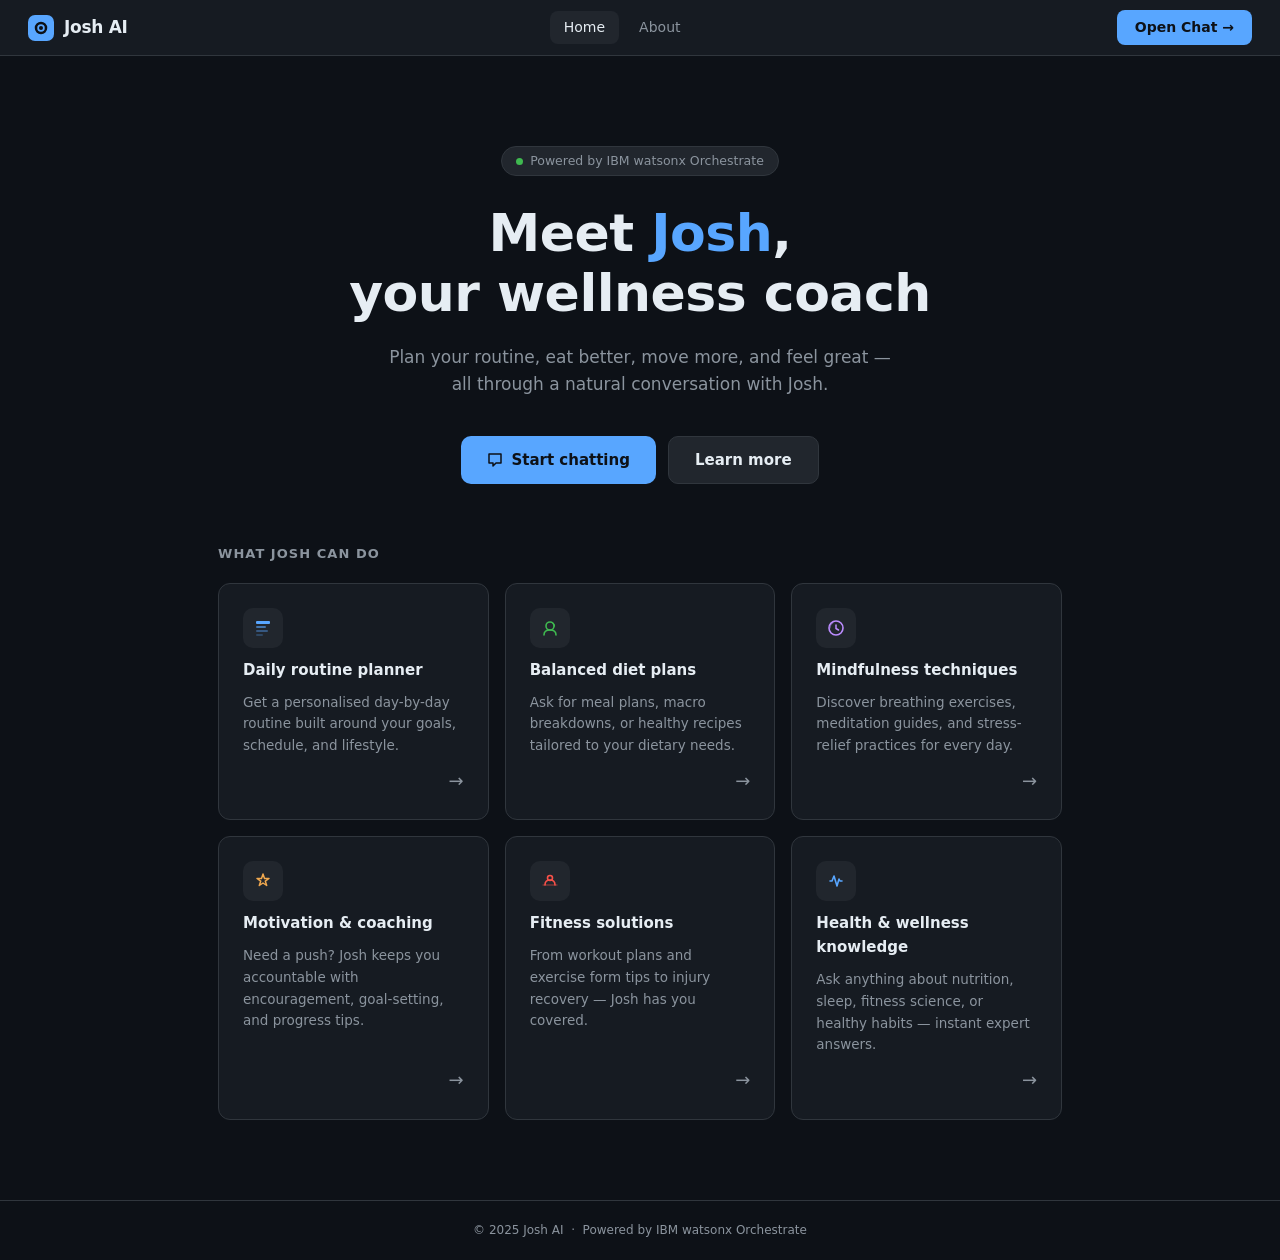
<file: index.html>
<!DOCTYPE html>
<html lang="en">
<head>
  <meta charset="UTF-8" />
  <meta name="viewport" content="width=device-width, initial-scale=1.0" />
  <title>Josh AI — Home</title>
  <link rel="stylesheet" href="styles.css" />
</head>
<body>

<!-- ── Topbar ─────────────────────────────────────────── -->
<header class="topbar">
  <a href="index.html" class="topbar-brand">
    <span class="logo-dot">
      <svg width="14" height="14" viewBox="0 0 14 14" fill="none">
        <circle cx="7" cy="7" r="5" stroke="#0d1117" stroke-width="2.5"/>
        <circle cx="7" cy="7" r="2" fill="#0d1117"/>
      </svg>
    </span>
    Josh AI
  </a>
  <nav class="topbar-nav">
    <a href="index.html" class="active">Home</a>
    <a href="about.html">About</a>
  </nav>
  <a href="chat.html" class="topbar-cta">Open Chat →</a>
</header>

<!-- ── Page ───────────────────────────────────────────── -->
<main class="page">

  <!-- Hero -->
  <section class="hero">
    <div class="hero-badge">
      <span class="dot"></span>
      Powered by IBM watsonx Orchestrate
    </div>
    <h1>Meet <em>Josh</em>,<br/>your wellness coach</h1>
    <p>
      Plan your routine, eat better, move more, and feel great —
      all through a natural conversation with Josh.
    </p>
    <div class="hero-actions">
      <a href="chat.html" class="btn btn-primary">
        <svg width="16" height="16" viewBox="0 0 16 16" fill="none">
          <path d="M2 2h12v9H9l-3 3V11H2V2z" stroke="currentColor" stroke-width="1.5" stroke-linejoin="round"/>
        </svg>
        Start chatting
      </a>
      <a href="about.html" class="btn btn-secondary">Learn more</a>
    </div>
  </section>

  <!-- Feature cards -->
  <section class="section">
    <div class="section-title">What Josh can do</div>
    <div class="cards">

      <a href="chat.html" class="card">
        <div class="card-icon">
          <svg width="20" height="20" viewBox="0 0 20 20" fill="none">
            <rect x="3" y="3" width="14" height="3" rx="1" fill="#58a6ff"/>
            <rect x="3" y="8" width="10" height="2" rx="1" fill="#58a6ff" opacity=".6"/>
            <rect x="3" y="12" width="12" height="2" rx="1" fill="#58a6ff" opacity=".4"/>
            <rect x="3" y="16" width="7"  height="2" rx="1" fill="#58a6ff" opacity=".25"/>
          </svg>
        </div>
        <h3>Daily routine planner</h3>
        <p>Get a personalised day-by-day routine built around your goals, schedule, and lifestyle.</p>
        <span class="card-arrow">→</span>
      </a>

      <a href="chat.html" class="card">
        <div class="card-icon">
          <svg width="20" height="20" viewBox="0 0 20 20" fill="none">
            <circle cx="10" cy="8" r="4" stroke="#3fb950" stroke-width="1.6"/>
            <path d="M4 17c0-3.314 2.686-5 6-5s6 1.686 6 5" stroke="#3fb950" stroke-width="1.6" stroke-linecap="round"/>
            <path d="M13 5.5c1 .8 1.5 2 1.5 2.5" stroke="#3fb950" stroke-width="1.3" stroke-linecap="round"/>
          </svg>
        </div>
        <h3>Balanced diet plans</h3>
        <p>Ask for meal plans, macro breakdowns, or healthy recipes tailored to your dietary needs.</p>
        <span class="card-arrow">→</span>
      </a>

      <a href="chat.html" class="card">
        <div class="card-icon">
          <svg width="20" height="20" viewBox="0 0 20 20" fill="none">
            <circle cx="10" cy="10" r="7" stroke="#bc8cff" stroke-width="1.6"/>
            <path d="M10 7v3.5l2.5 1.5" stroke="#bc8cff" stroke-width="1.5" stroke-linecap="round"/>
            <path d="M7 4.5C5.2 5.6 4 7.7 4 10" stroke="#bc8cff" stroke-width="1.2" stroke-linecap="round" opacity=".5"/>
          </svg>
        </div>
        <h3>Mindfulness techniques</h3>
        <p>Discover breathing exercises, meditation guides, and stress-relief practices for every day.</p>
        <span class="card-arrow">→</span>
      </a>

      <a href="chat.html" class="card">
        <div class="card-icon">
          <svg width="20" height="20" viewBox="0 0 20 20" fill="none">
            <path d="M10 3l1.5 4.5H16l-3.7 2.7 1.4 4.3L10 12l-3.7 2.5 1.4-4.3L4 7.5h4.5z" stroke="#f0a84f" stroke-width="1.5" stroke-linejoin="round"/>
          </svg>
        </div>
        <h3>Motivation &amp; coaching</h3>
        <p>Need a push? Josh keeps you accountable with encouragement, goal-setting, and progress tips.</p>
        <span class="card-arrow">→</span>
      </a>

      <a href="chat.html" class="card">
        <div class="card-icon">
          <svg width="20" height="20" viewBox="0 0 20 20" fill="none">
            <path d="M5 14c0-3 2-5 5-5s5 2 5 5" stroke="#f85149" stroke-width="1.6" stroke-linecap="round"/>
            <circle cx="10" cy="7" r="2.5" stroke="#f85149" stroke-width="1.6"/>
            <path d="M3 14h14" stroke="#f85149" stroke-width="1.3" stroke-linecap="round" opacity=".4"/>
          </svg>
        </div>
        <h3>Fitness solutions</h3>
        <p>From workout plans and exercise form tips to injury recovery — Josh has you covered.</p>
        <span class="card-arrow">→</span>
      </a>

      <a href="chat.html" class="card">
        <div class="card-icon">
          <svg width="20" height="20" viewBox="0 0 20 20" fill="none">
            <path d="M4 10h2l2-5 3 10 2-7 1 2h2" stroke="#58a6ff" stroke-width="1.6" stroke-linecap="round" stroke-linejoin="round"/>
          </svg>
        </div>
        <h3>Health &amp; wellness knowledge</h3>
        <p>Ask anything about nutrition, sleep, fitness science, or healthy habits — instant expert answers.</p>
        <span class="card-arrow">→</span>
      </a>

    </div>
  </section>

</main>

<footer class="footer">
  &copy; 2025 Josh AI &nbsp;·&nbsp; Powered by IBM watsonx Orchestrate
</footer>

</body>
</html>
</file>
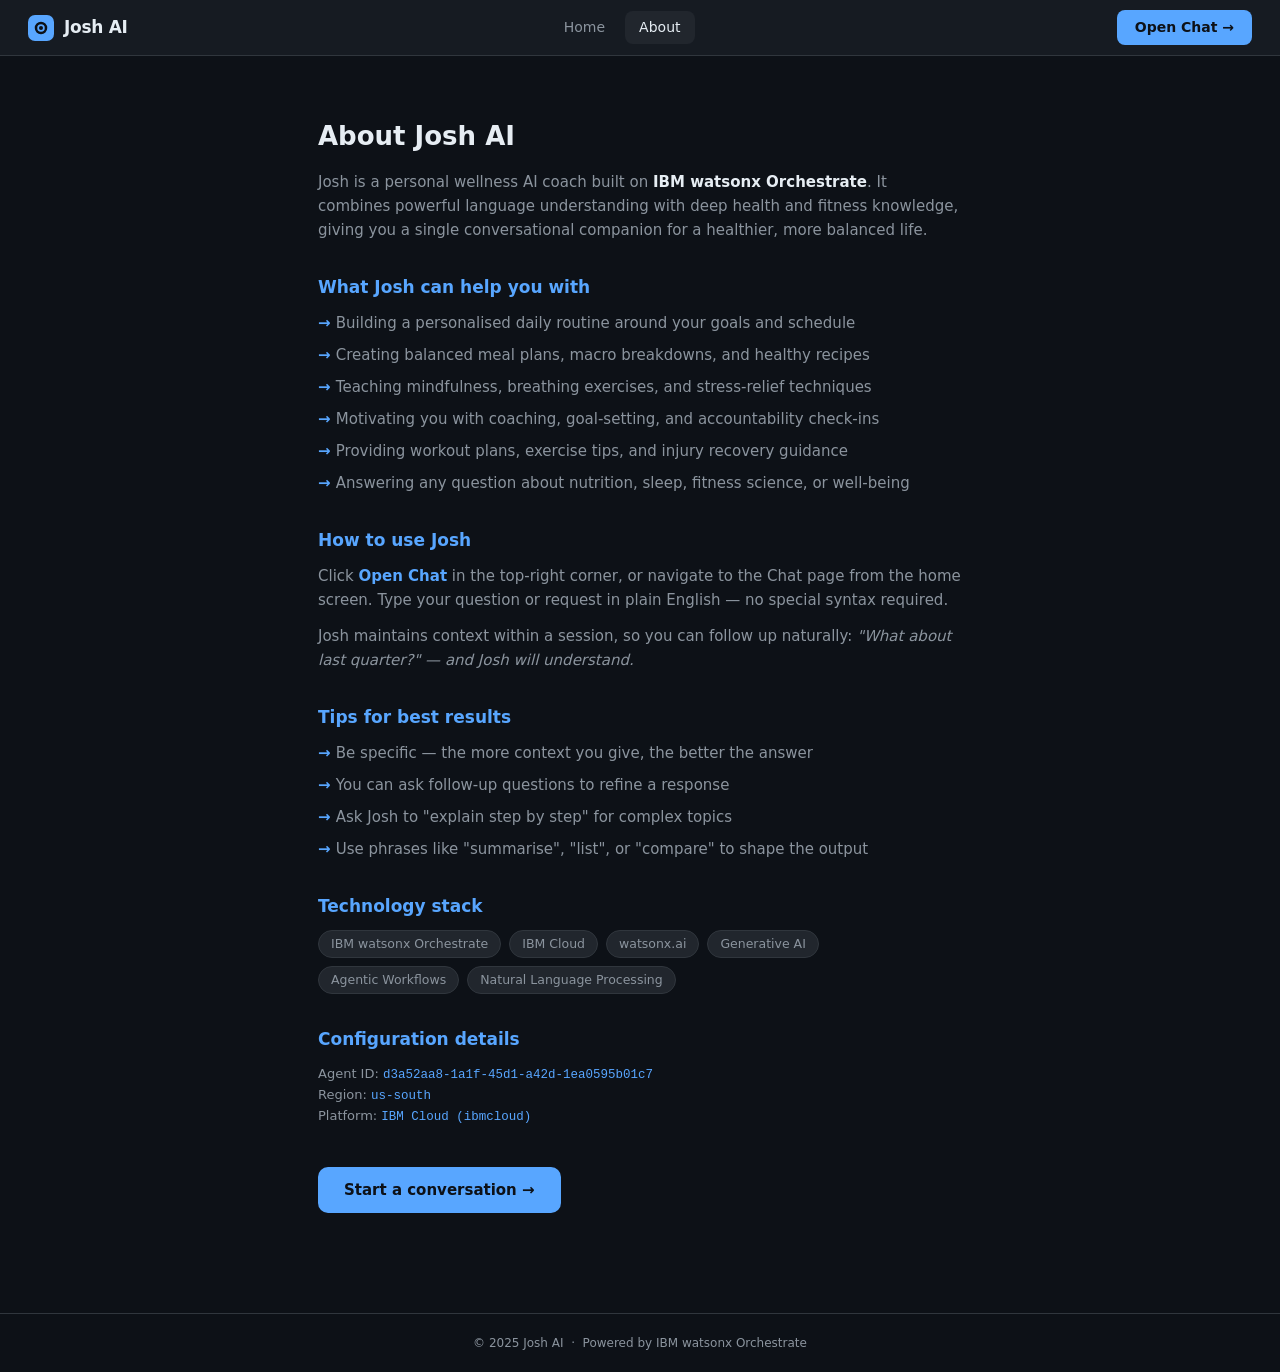
<file: about.html>
<!DOCTYPE html>
<html lang="en">
<head>
  <meta charset="UTF-8" />
  <meta name="viewport" content="width=device-width, initial-scale=1.0" />
  <title>Josh AI — About</title>
  <link rel="stylesheet" href="styles.css" />
</head>
<body>

<!-- ── Topbar ─────────────────────────────────────────── -->
<header class="topbar">
  <a href="index.html" class="topbar-brand">
    <span class="logo-dot">
      <svg width="14" height="14" viewBox="0 0 14 14" fill="none">
        <circle cx="7" cy="7" r="5" stroke="#0d1117" stroke-width="2.5"/>
        <circle cx="7" cy="7" r="2" fill="#0d1117"/>
      </svg>
    </span>
    Josh AI
  </a>
  <nav class="topbar-nav">
    <a href="index.html">Home</a>
    <a href="about.html" class="active">About</a>
  </nav>
  <a href="chat.html" class="topbar-cta">Open Chat →</a>
</header>

<!-- ── Page ───────────────────────────────────────────── -->
<main class="page">
  <div class="about-content">

    <h2>About Josh AI</h2>
    <p>
      Josh is a personal wellness AI coach built on
      <strong style="color: var(--text)">IBM watsonx Orchestrate</strong>.
      It combines powerful language understanding with deep health and fitness knowledge,
      giving you a single conversational companion for a healthier, more balanced life.
    </p>

    <h3>What Josh can help you with</h3>
    <ul>
      <li>Building a personalised daily routine around your goals and schedule</li>
      <li>Creating balanced meal plans, macro breakdowns, and healthy recipes</li>
      <li>Teaching mindfulness, breathing exercises, and stress-relief techniques</li>
      <li>Motivating you with coaching, goal-setting, and accountability check-ins</li>
      <li>Providing workout plans, exercise tips, and injury recovery guidance</li>
      <li>Answering any question about nutrition, sleep, fitness science, or well-being</li>
    </ul>

    <h3>How to use Josh</h3>
    <p>
      Click <a href="chat.html"><strong>Open Chat</strong></a> in the top-right corner,
      or navigate to the Chat page from the home screen. Type your question or request
      in plain English — no special syntax required.
    </p>
    <p>
      Josh maintains context within a session, so you can follow up naturally:
      <em style="color: var(--muted)">"What about last quarter?" — and Josh will understand.</em>
    </p>

    <h3>Tips for best results</h3>
    <ul>
      <li>Be specific — the more context you give, the better the answer</li>
      <li>You can ask follow-up questions to refine a response</li>
      <li>Ask Josh to "explain step by step" for complex topics</li>
      <li>Use phrases like "summarise", "list", or "compare" to shape the output</li>
    </ul>

    <h3>Technology stack</h3>
    <div class="tag-row">
      <span class="tag">IBM watsonx Orchestrate</span>
      <span class="tag">IBM Cloud</span>
      <span class="tag">watsonx.ai</span>
      <span class="tag">Generative AI</span>
      <span class="tag">Agentic Workflows</span>
      <span class="tag">Natural Language Processing</span>
    </div>

    <h3>Configuration details</h3>
    <p style="font-size: 13px; color: var(--muted)">
      Agent ID: <code style="color: var(--accent); font-size: 12.5px;">d3a52aa8-1a1f-45d1-a42d-1ea0595b01c7</code><br/>
      Region: <code style="color: var(--accent); font-size: 12.5px;">us-south</code><br/>
      Platform: <code style="color: var(--accent); font-size: 12.5px;">IBM Cloud (ibmcloud)</code>
    </p>

    <div style="margin-top: 40px;">
      <a href="chat.html" class="btn btn-primary">Start a conversation →</a>
    </div>

  </div>
</main>

<footer class="footer">
  &copy; 2025 Josh AI &nbsp;·&nbsp; Powered by IBM watsonx Orchestrate
</footer>

</body>
</html>
</file>
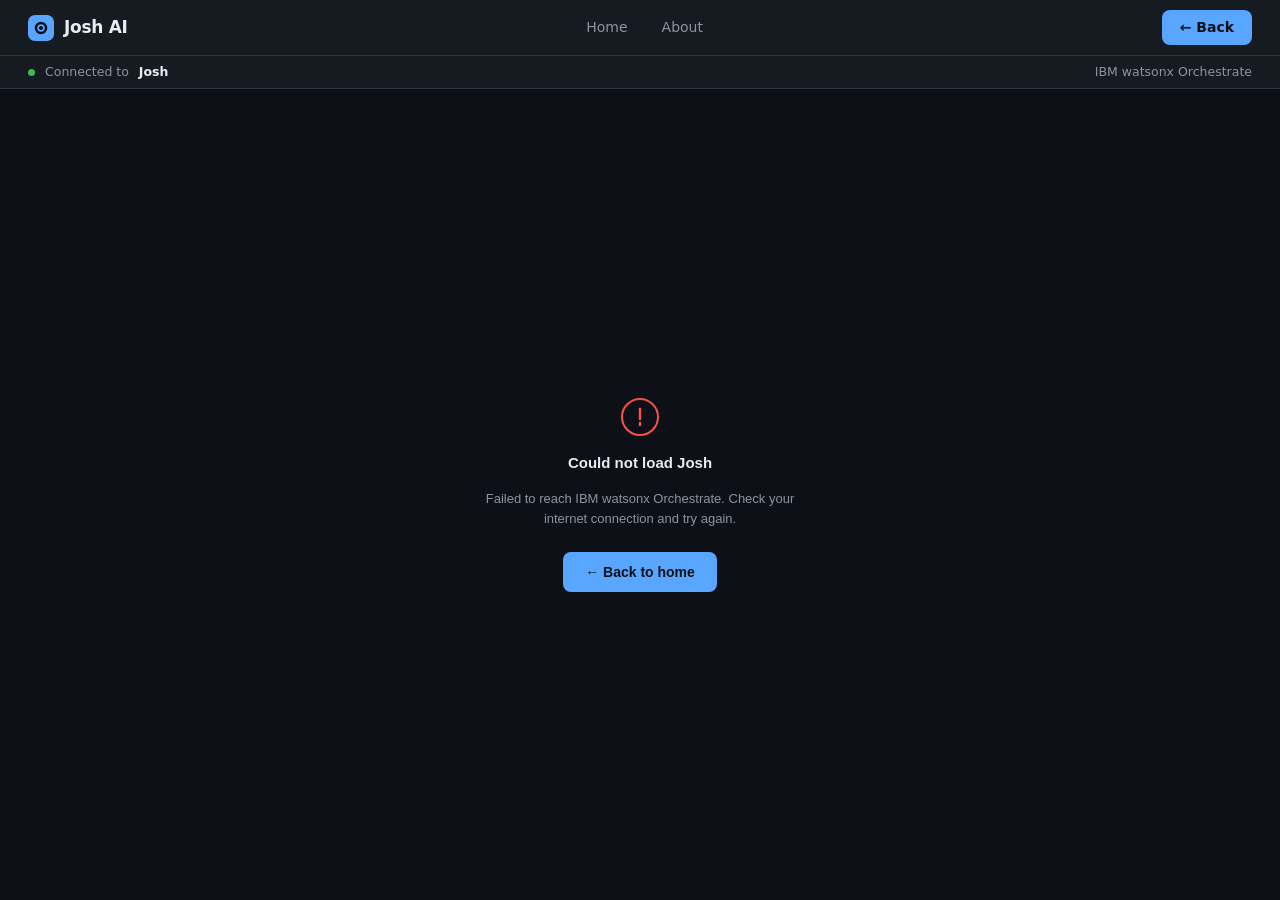
<file: chat.html>
<!DOCTYPE html>
<html lang="en">
<head>
  <meta charset="UTF-8" />
  <meta name="viewport" content="width=device-width, initial-scale=1.0" />
  <title>Josh AI — Chat</title>
  <link rel="stylesheet" href="styles.css" />
  <style>
    html, body { overflow: hidden; }

    /* Loading overlay */
    #chat-loading {
      position: absolute; inset: 0;
      background: var(--bg);
      display: flex; flex-direction: column;
      align-items: center; justify-content: center;
      gap: 16px; z-index: 10;
      transition: opacity .4s ease;
    }
    #chat-loading.hidden { opacity: 0; pointer-events: none; }
    #chat-loading p { font-size: 14px; color: var(--muted); margin: 0; }

    .spinner {
      width: 36px; height: 36px;
      border: 3px solid var(--border);
      border-top-color: var(--accent);
      border-radius: 50%;
      animation: spin 0.8s linear infinite;
    }
    @keyframes spin { to { transform: rotate(360deg); } }

    .chat-status-bar {
      background: var(--surface);
      border-bottom: 1px solid var(--border);
      padding: 6px 28px;
      display: flex; align-items: center; gap: 10px;
      font-size: 12.5px; color: var(--muted);
    }
    .status-dot {
      width: 7px; height: 7px;
      border-radius: 50%;
      background: var(--green);
    }
    .chat-status-bar .agent-label { color: var(--text); font-weight: 600; }

    #chat-embed-container {
      flex: 1; width: 100%;
      position: relative; overflow: hidden;
    }
    #root { width: 100%; height: 100%; }
  </style>
</head>
<body>

<!-- ── Topbar ─────────────────────────────────────────── -->
<header class="topbar">
  <a href="index.html" class="topbar-brand">
    <span class="logo-dot">
      <svg width="14" height="14" viewBox="0 0 14 14" fill="none">
        <circle cx="7" cy="7" r="5" stroke="#0d1117" stroke-width="2.5"/>
        <circle cx="7" cy="7" r="2" fill="#0d1117"/>
      </svg>
    </span>
    Josh AI
  </a>
  <nav class="topbar-nav">
    <a href="index.html">Home</a>
    <a href="about.html">About</a>
  </nav>
  <a href="index.html" class="topbar-cta">← Back</a>
</header>

<!-- ── Chat layout ────────────────────────────────────── -->
<div class="chat-page">

  <div class="chat-status-bar">
    <span class="status-dot"></span>
    <span>Connected to</span>
    <span class="agent-label">Josh</span>
    <span style="margin-left:auto;">IBM watsonx Orchestrate</span>
  </div>

  <div id="chat-embed-container">
    <div id="chat-loading">
      <div class="spinner"></div>
      <p>Connecting to Josh…</p>
    </div>
    <div id="root"></div>
  </div>

</div>

<!-- ── Nav highlight ──────────────────────────────────── -->
<script src="static/js/josh.js"></script>

<!-- ── wxO embed — inline, no module, no fetch ───────── -->
<script>
  // Step 1: set config before loader runs
  window.wxOConfiguration = {
    orchestrationID:    "b28841a69dd94fbd864a9a1a71be5b97_858456c8-9a38-4876-93fb-6b4672c5c391",
    hostURL:            "https://us-south.watson-orchestrate.cloud.ibm.com",
    rootElementID:      "root",
    showLauncher:       false,
    deploymentPlatform: "ibmcloud",
    crn:                "crn:v1:bluemix:public:watsonx-orchestrate:us-south:a/b28841a69dd94fbd864a9a1a71be5b97:858456c8-9a38-4876-93fb-6b4672c5c391::",
    chatOptions: {
      agentId: "d3a52aa8-1a1f-45d1-a42d-1ea0595b01c7"
    },
    layout: {
      form: "fullscreen-overlay",
      showOrchestrateHeader: true
    }
  };

  // Step 2: hide loader — either when wxO mounts content or after 8s timeout
  function hideLoader() {
    var el = document.getElementById("chat-loading");
    if (el) el.classList.add("hidden");
  }

  var fallbackTimer = setTimeout(hideLoader, 8000);

  var root = document.getElementById("root");
  var observer = new MutationObserver(function () {
    if (root && root.childElementCount > 0) {
      clearTimeout(fallbackTimer);
      observer.disconnect();
      setTimeout(hideLoader, 400);
    }
  });
  observer.observe(root, { childList: true, subtree: true });

  // Step 3: inject wxoLoader
  var script = document.createElement("script");
  script.src = window.wxOConfiguration.hostURL + "/wxochat/wxoLoader.js?embed=true";
  script.onload = function () {
    if (typeof wxoLoader !== "undefined") {
      wxoLoader.init();
    } else {
      hideLoader();
    }
  };
  script.onerror = function () {
    clearTimeout(fallbackTimer);
    observer.disconnect();
    document.getElementById("chat-embed-container").innerHTML =
      '<div style="display:flex;flex-direction:column;align-items:center;justify-content:center;'
      + 'height:100%;gap:14px;font-family:-apple-system,Segoe UI,sans-serif;">'
      + '<svg width="40" height="40" viewBox="0 0 40 40" fill="none">'
      + '<circle cx="20" cy="20" r="18" stroke="#f85149" stroke-width="2"/>'
      + '<path d="M20 12v10M20 26v2" stroke="#f85149" stroke-width="2.5" stroke-linecap="round"/>'
      + '</svg>'
      + '<p style="color:#e6edf3;font-size:15px;font-weight:600;margin:0">Could not load Josh</p>'
      + '<p style="color:#8b949e;font-size:13px;max-width:340px;text-align:center;margin:0">'
      + 'Failed to reach IBM watsonx Orchestrate. Check your internet connection and try again.'
      + '</p>'
      + '<a href="index.html" style="margin-top:8px;padding:9px 22px;background:#58a6ff;'
      + 'color:#0d1117;border-radius:8px;font-weight:600;font-size:14px;text-decoration:none;">'
      + '← Back to home</a></div>';
  };
  document.head.appendChild(script);
</script>

</body>
</html>
</file>
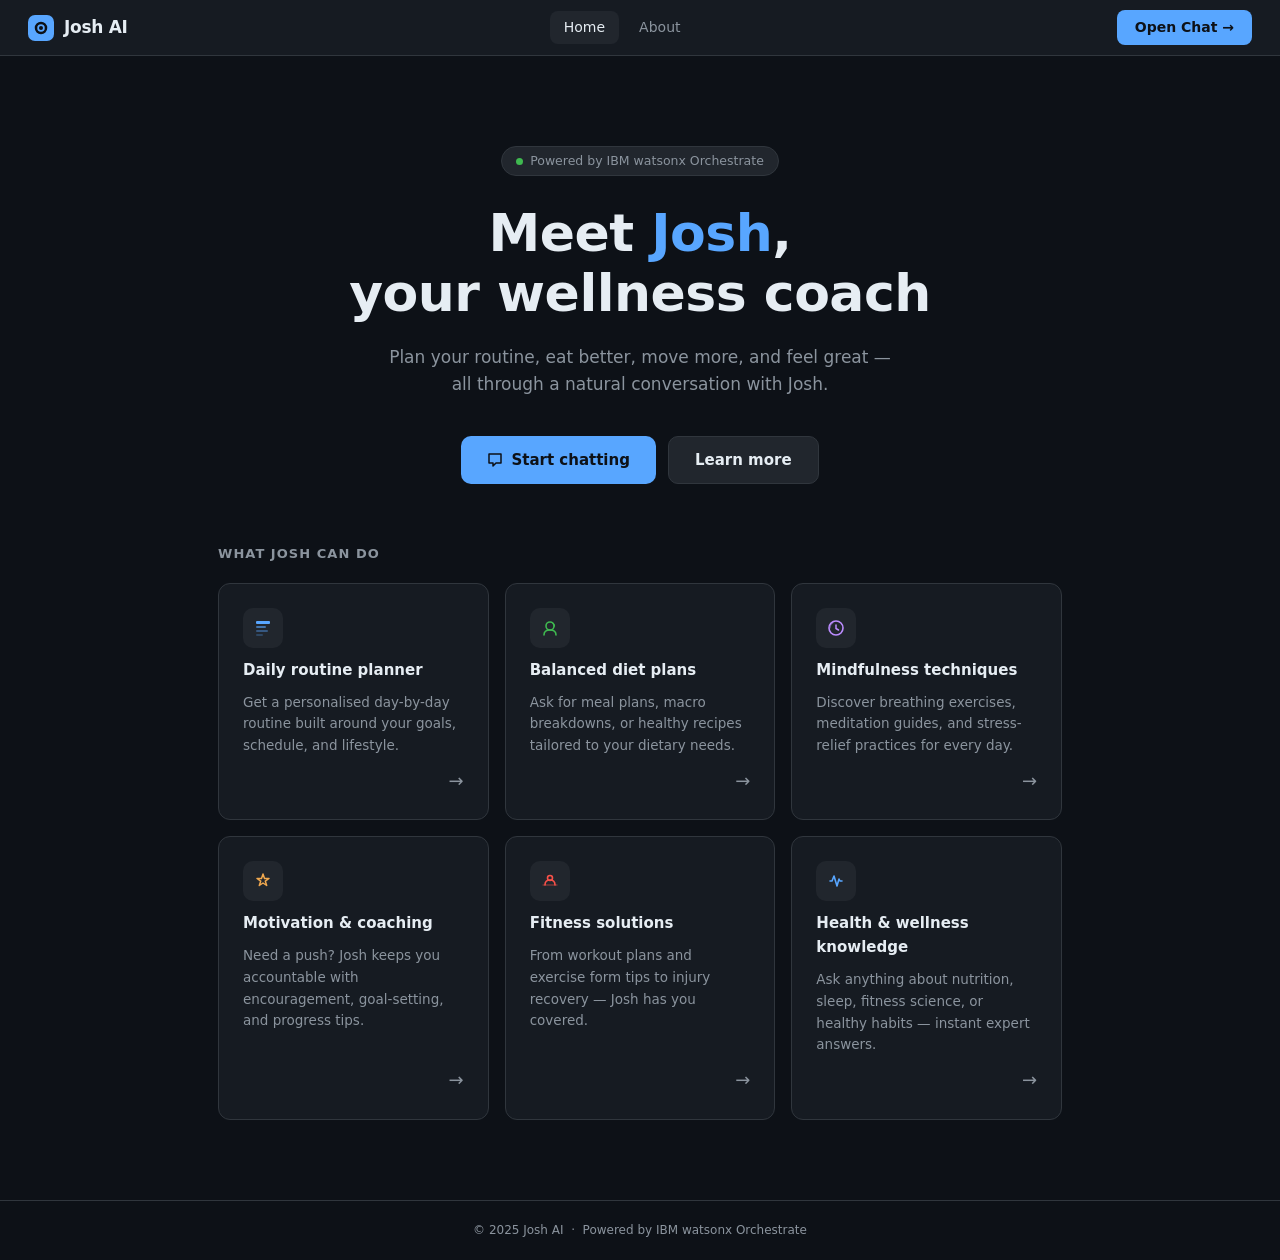
<file: Menu.html>
<!DOCTYPE html>
<html lang="en">
<head>
  <meta charset="UTF-8" />
  <meta http-equiv="refresh" content="0; url=index.html" />
  <title>Josh AI</title>
</head>
<body>
  <p>Redirecting… <a href="index.html">click here</a> if not redirected.</p>
</body>
</html>
</file>
<file: styles.css>
/* ─── Reset & Base ─────────────────────────────────────────────── */
*, *::before, *::after { box-sizing: border-box; margin: 0; padding: 0; }

:root {
  --bg:         #0d1117;
  --surface:    #161b22;
  --surface-2:  #21262d;
  --border:     #30363d;
  --text:       #e6edf3;
  --muted:      #8b949e;
  --accent:     #58a6ff;
  --accent-2:   #bc8cff;
  --green:      #3fb950;
  --red:        #f85149;
  --radius:     12px;
  --font:       -apple-system, "Segoe UI", system-ui, sans-serif;
}

html, body {
  width: 100%; height: 100%;
  background: var(--bg);
  color: var(--text);
  font-family: var(--font);
  font-size: 15px;
  line-height: 1.6;
  -webkit-font-smoothing: antialiased;
}

a { color: var(--accent); text-decoration: none; }
a:hover { text-decoration: underline; }

/* ─── Topbar ────────────────────────────────────────────────────── */
.topbar {
  position: fixed; top: 0; left: 0; right: 0; z-index: 100;
  height: 56px;
  background: var(--surface);
  border-bottom: 1px solid var(--border);
  display: flex; align-items: center; justify-content: space-between;
  padding: 0 28px;
}

.topbar-brand {
  display: flex; align-items: center; gap: 10px;
  font-weight: 700; font-size: 17px; letter-spacing: -.3px;
  color: var(--text);
  text-decoration: none;
}

.topbar-brand .logo-dot {
  width: 26px; height: 26px;
  background: var(--accent);
  border-radius: 7px;
  display: flex; align-items: center; justify-content: center;
}

.topbar-brand .logo-dot svg { display: block; }

.topbar-nav { display: flex; align-items: center; gap: 6px; }

.topbar-nav a {
  padding: 5px 14px;
  border-radius: 8px;
  font-size: 14px;
  color: var(--muted);
  transition: background .15s, color .15s;
  text-decoration: none;
}
.topbar-nav a:hover { background: var(--surface-2); color: var(--text); }
.topbar-nav a.active { color: var(--text); background: var(--surface-2); }

.topbar-cta {
  padding: 6px 18px;
  background: var(--accent);
  color: #0d1117 !important;
  border-radius: 8px;
  font-size: 14px;
  font-weight: 600;
  transition: opacity .15s;
  text-decoration: none !important;
}
.topbar-cta:hover { opacity: .85; text-decoration: none !important; }

/* ─── Page wrapper ──────────────────────────────────────────────── */
.page { padding-top: 56px; min-height: 100vh; }

/* ─── Hero ──────────────────────────────────────────────────────── */
.hero {
  max-width: 760px; margin: 0 auto;
  padding: 90px 28px 60px;
  text-align: center;
}

.hero-badge {
  display: inline-flex; align-items: center; gap: 7px;
  background: var(--surface-2);
  border: 1px solid var(--border);
  border-radius: 99px;
  padding: 4px 14px;
  font-size: 12.5px; color: var(--muted);
  margin-bottom: 28px;
}

.hero-badge span.dot { width: 7px; height: 7px; border-radius: 50%; background: var(--green); }

.hero h1 {
  font-size: clamp(32px, 5vw, 52px);
  font-weight: 800;
  line-height: 1.15;
  letter-spacing: -.5px;
  margin-bottom: 20px;
}

.hero h1 em { font-style: normal; color: var(--accent); }

.hero p {
  font-size: 17px; color: var(--muted);
  max-width: 520px; margin: 0 auto 38px;
}

.hero-actions { display: flex; gap: 12px; justify-content: center; flex-wrap: wrap; }

.btn {
  display: inline-flex; align-items: center; gap: 8px;
  padding: 11px 26px;
  border-radius: 10px;
  font-size: 15px; font-weight: 600;
  cursor: pointer; text-decoration: none;
  transition: opacity .15s, transform .1s;
  border: none;
}
.btn:hover { opacity: .88; transform: translateY(-1px); text-decoration: none; }
.btn-primary { background: var(--accent); color: #0d1117; }
.btn-secondary { background: var(--surface-2); color: var(--text); border: 1px solid var(--border); }

/* ─── Cards grid ────────────────────────────────────────────────── */
.section { max-width: 900px; margin: 0 auto; padding: 0 28px 80px; }
.section-title {
  font-size: 13px; font-weight: 600; text-transform: uppercase;
  letter-spacing: .08em; color: var(--muted);
  margin-bottom: 18px;
}

.cards { display: grid; grid-template-columns: repeat(auto-fill, minmax(240px, 1fr)); gap: 16px; }

.card {
  background: var(--surface);
  border: 1px solid var(--border);
  border-radius: var(--radius);
  padding: 24px;
  display: flex; flex-direction: column; gap: 10px;
  text-decoration: none; color: var(--text);
  transition: border-color .15s, transform .15s;
}
.card:hover { border-color: var(--accent); transform: translateY(-2px); text-decoration: none; }

.card-icon {
  width: 40px; height: 40px;
  border-radius: 10px;
  background: var(--surface-2);
  display: flex; align-items: center; justify-content: center;
}

.card h3 { font-size: 15px; font-weight: 700; }
.card p  { font-size: 13.5px; color: var(--muted); flex: 1; }
.card-arrow { font-size: 18px; color: var(--muted); align-self: flex-end; }

/* ─── Chat page ─────────────────────────────────────────────────── */
.chat-page {
  display: flex; flex-direction: column;
  height: 100vh; padding-top: 56px;
}

#chat-embed-container {
  flex: 1;
  width: 100%;
  position: relative;
  background: var(--bg);
}

#root { width: 100%; height: 100%; }

/* ─── About ─────────────────────────────────────────────────────── */
.about-content { max-width: 700px; margin: 0 auto; padding: 60px 28px 100px; }
.about-content h2 { font-size: 26px; font-weight: 700; margin-bottom: 12px; }
.about-content h3 { font-size: 17px; font-weight: 600; margin: 32px 0 10px; color: var(--accent); }
.about-content p  { color: var(--muted); margin-bottom: 12px; }

.about-content ul {
  list-style: none; display: flex; flex-direction: column; gap: 8px;
  margin-bottom: 24px;
}
.about-content ul li::before { content: "→ "; color: var(--accent); font-weight: 700; }
.about-content ul li { color: var(--muted); }

.tag-row { display: flex; flex-wrap: wrap; gap: 8px; margin-top: 8px; }
.tag {
  padding: 3px 12px; border-radius: 99px;
  background: var(--surface-2); border: 1px solid var(--border);
  font-size: 12.5px; color: var(--muted);
}

/* ─── Footer ────────────────────────────────────────────────────── */
.footer {
  border-top: 1px solid var(--border);
  padding: 20px 28px;
  text-align: center;
  font-size: 12px; color: var(--muted);
}
</file>
